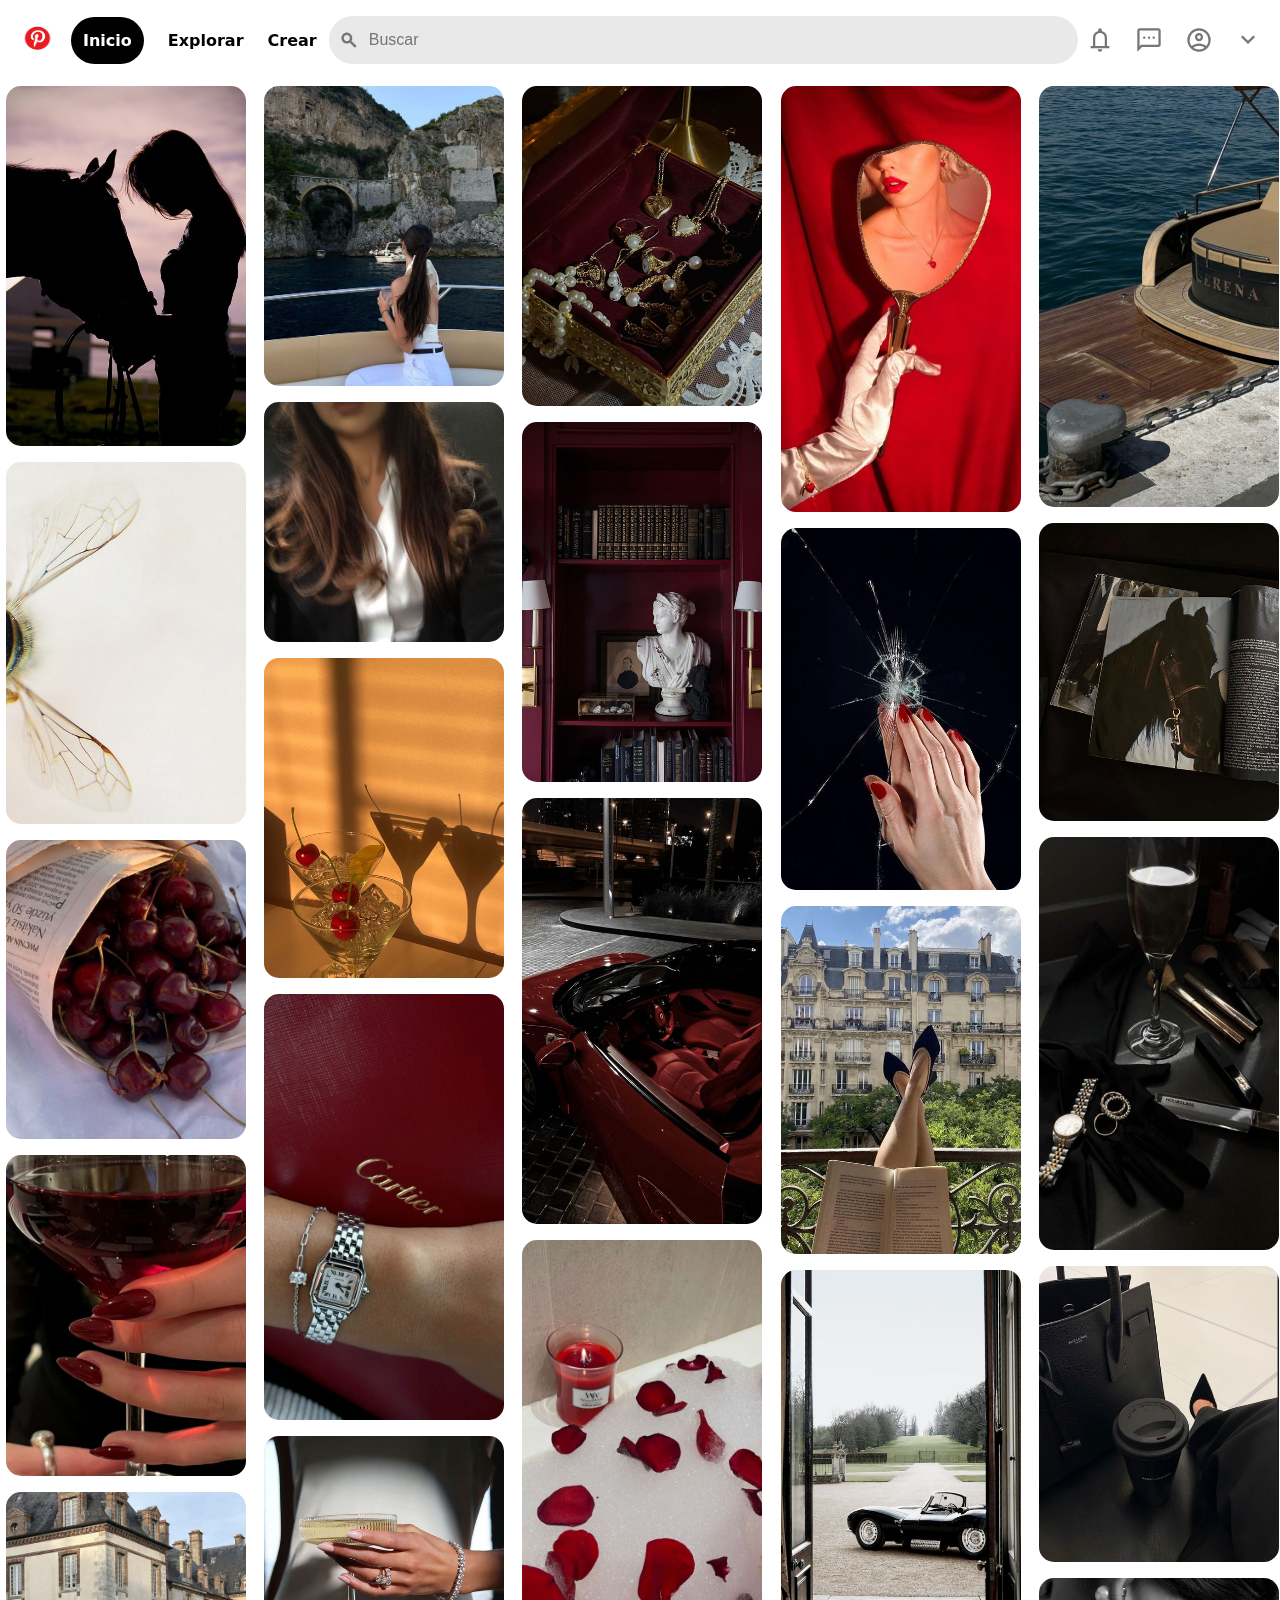
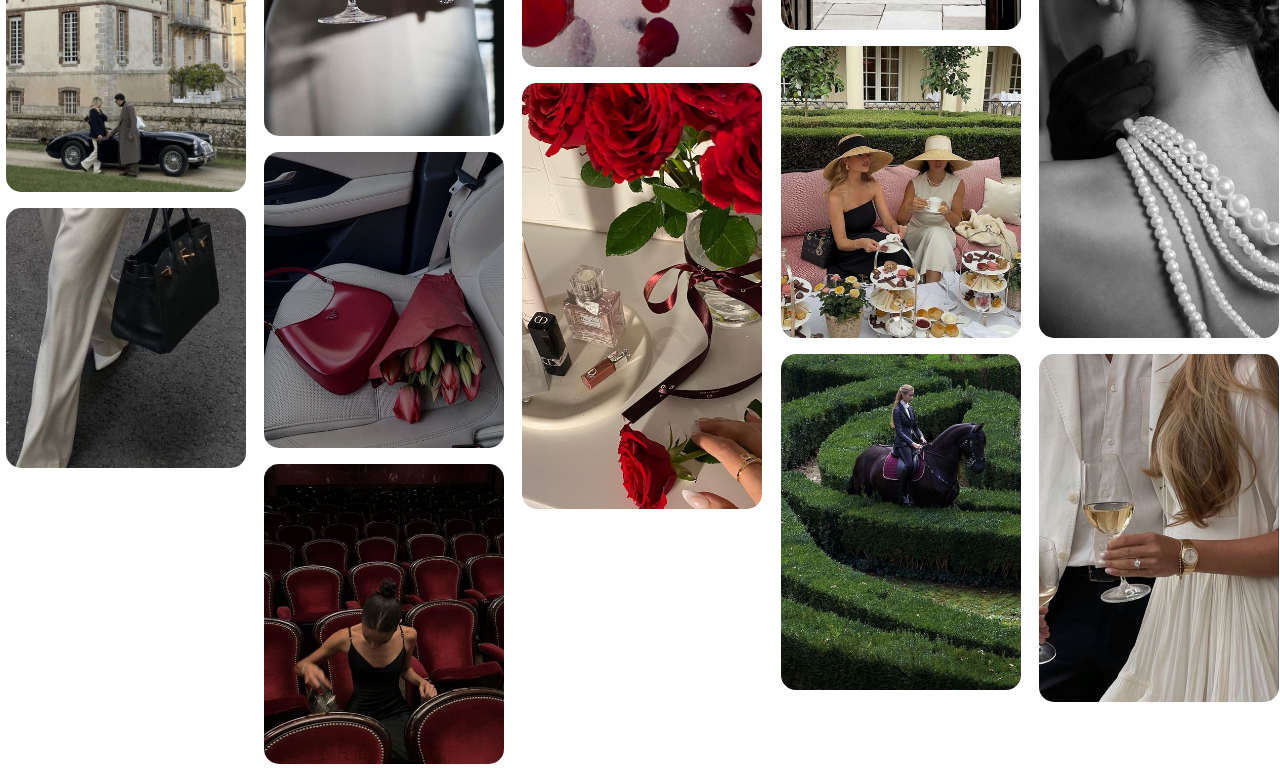
<file: index.html>
<!DOCTYPE html>
<html>
    <head>
        <meta charset="utf-8">
        <meta name="viewport" content="width=device-width, initial-scale=1.0">
        <link rel="stylesheet" href="https://fonts.googleapis.com/css2?family=Material+Symbols+Outlined:opsz,wght,FILL,GRAD@24,400,0,0" />
        <title>Pinterest clon </title>
        <link rel="icon" type="image/x-icon" href="IMAGENES/Pinterest_Icon.png">
        <link rel="stylesheet" href="estilos.css" > 
    </head>
    <body>
        <header>
            <nav>
                <a href="https://mx.pinterest.com/"><img src="IMAGENES/Pinterest_Icon.png" 
                    id="pinterest-icon"></a> 
                    <div class="left-items">
                        <ul class="first">
                            <li><a href="#" id="inicio">Inicio</li></a>
                            <li><a href="#" id="explorar">Explorar</li></a>
                            <li><a href="#" id="crear">Crear</li></a>
                            
                        </ul>
                    </div>
                    <!-- barra de busqueda-->
                    <div class="search">
                        <div class="barra">
                            <div><span class="material-symbols-outlined" id="lupa">search</span></div>
                            <input type="text" placeholder="Buscar" class="finder">
                        </div>                       
                    </div>
                    <!--Iconos a la derecha-->
                    <div class="right-items">
                    <span class="material-symbols-outlined" id="notifications">notifications</span>
                    <span class="material-symbols-outlined" id="message">sms</span>
                    <span class="material-symbols-outlined" id="profile-img"> account_circle</span>
                    <span class="material-symbols-outlined">expand_more</span>
                    </div>
            </nav>
        </header>
        <!-- cards -->
            <main class="contenido">
                <div class="imagenes">

                    <div class="card-image">
                        <img src="IMAGENES/imagen1.jpg" alt="imagen 1" class="img">
                        <button class="button"><a href="#">Guardar</a></button>
                        <span class="material-symbols-outlined oculto-1">upload</span>
                        <span class="material-symbols-outlined oculto-2">more_horiz</span>                        
                    </div>

                    <div class="card-image">
                        <img src="IMAGENES/imagen2.jpg" alt="imagen 2" class="img">
                        <button class="button"><a href="#">Guardar</a></button>
                        <span class="material-symbols-outlined oculto-1">upload</span>
                        <span class="material-symbols-outlined oculto-2">more_horiz</span>                        
                    </div>      

                    <div class="card-image">
                        <img src="IMAGENES/imagen3.jpg" alt="imagen 3" class="img">
                        <button class="button"><a href="#">Guardar</a></button>
                        <span class="material-symbols-outlined oculto-1">upload</span>
                        <span class="material-symbols-outlined oculto-2">more_horiz</span>                        
                    </div>    

                    <div class="card-image">
                        <img src="IMAGENES/imagen4.jpg" alt="imagen 4" class="img">
                        <button class="button"><a href="#">Guardar</a></button>
                        <span class="material-symbols-outlined oculto-1">upload</span>
                        <span class="material-symbols-outlined oculto-2">more_horiz</span>                        
                    </div> 

                    <div class="card-image">
                        <img src="IMAGENES/imagen5.jpg" alt="imagen 5" class="img">
                        <button class="button"><a href="#">Guardar</a></button>
                        <span class="material-symbols-outlined oculto-1">upload</span>
                        <span class="material-symbols-outlined oculto-2">more_horiz</span>                        
                    </div>                     

                    <div class="card-image">
                        <img src="IMAGENES/imagen6.jpg" alt="imagen 6" class="img">
                        <button class="button"><a href="#">Guardar</a></button>
                        <span class="material-symbols-outlined oculto-1">upload</span>
                        <span class="material-symbols-outlined oculto-2">more_horiz</span>                        
                    </div> 
                    <div class="card-image">
                        <img src="IMAGENES/imagen7.jpg" alt="imagen 7" class="img">
                        <button class="button"><a href="#">Guardar</a></button>
                        <span class="material-symbols-outlined oculto-1">upload</span>
                        <span class="material-symbols-outlined oculto-2">more_horiz</span>                        
                    </div>                     
                    <div class="card-image">
                        <img src="IMAGENES/imagen8.jpg" alt="imagen 8" class="img">
                        <button class="button"><a href="#">Guardar</a></button>
                        <span class="material-symbols-outlined oculto-1">upload</span>
                        <span class="material-symbols-outlined oculto-2">more_horiz</span>                        
                    </div> 
                    <div class="card-image">
                        <img src="IMAGENES/imagen9.jpg" alt="imagen 9" class="img">
                        <button class="button"><a href="#">Guardar</a></button>
                        <span class="material-symbols-outlined oculto-1">upload</span>
                        <span class="material-symbols-outlined oculto-2">more_horiz</span>                        
                    </div>    
                    
                    <div class="card-image">
                        <img src="IMAGENES/imagen10.jpg" alt="imagen 10" class="img">
                        <button class="button"><a href="#">Guardar</a></button>
                        <span class="material-symbols-outlined oculto-1">upload</span>
                        <span class="material-symbols-outlined oculto-2">more_horiz</span>                        
                    </div>     
                    
                    <div class="card-image">
                        <img src="IMAGENES/imagen11.jpg" alt="imagen 11" class="img">
                        <button class="button"><a href="#">Guardar</a></button>
                        <span class="material-symbols-outlined oculto-1">upload</span>
                        <span class="material-symbols-outlined oculto-2">more_horiz</span>                        
                    </div>          
                    
                    <div class="card-image">
                        <img src="IMAGENES/imagen12.jpg" alt="imagen 12" class="img">
                        <button class="button"><a href="#">Guardar</a></button>
                        <span class="material-symbols-outlined oculto-1">upload</span>
                        <span class="material-symbols-outlined oculto-2">more_horiz</span>                        
                    </div>    

                    <div class="card-image">
                        <img src="IMAGENES/imagen13.jpg" alt="imagen 13" class="img">
                        <button class="button"><a href="#">Guardar</a></button>
                        <span class="material-symbols-outlined oculto-1">upload</span>
                        <span class="material-symbols-outlined oculto-2">more_horiz</span>                        
                    </div>    
                    
                    <div class="card-image">
                        <img src="IMAGENES/imagen14.jpg" alt="imagen 14" class="img">
                        <button class="button"><a href="#">Guardar</a></button>
                        <span class="material-symbols-outlined oculto-1">upload</span>
                        <span class="material-symbols-outlined oculto-2">more_horiz</span>                        
                    </div>            

                    <div class="card-image">
                        <img src="IMAGENES/imagen15.jpg" alt="imagen 15" class="img">
                        <button class="button"><a href="#">Guardar</a></button>
                        <span class="material-symbols-outlined oculto-1">upload</span>
                        <span class="material-symbols-outlined oculto-2">more_horiz</span>                        
                    </div> 

                    <div class="card-image">
                        <img src="IMAGENES/imagen16.jpg" alt="imagen 16" class="img">
                        <button class="button"><a href="#">Guardar</a></button>
                        <span class="material-symbols-outlined oculto-1">upload</span>
                        <span class="material-symbols-outlined oculto-2">more_horiz</span>                        
                    </div>                     

                    <div class="card-image">
                        <img src="IMAGENES/imagen17.jpg" alt="imagen 17" class="img">
                        <button class="button"><a href="#">Guardar</a></button>
                        <span class="material-symbols-outlined oculto-1">upload</span>
                        <span class="material-symbols-outlined oculto-2">more_horiz</span>                        
                    </div> 

                    <div class="card-image">
                        <img src="IMAGENES/imagen18.jpg" alt="imagen 18" class="img">
                        <button class="button"><a href="#">Guardar</a></button>
                        <span class="material-symbols-outlined oculto-1">upload</span>
                        <span class="material-symbols-outlined oculto-2">more_horiz</span>                        
                    </div>              
                    
                    <div class="card-image">
                        <img src="IMAGENES/imagen19.jpg" alt="imagen 19" class="img">
                        <button class="button"><a href="#">Guardar</a></button>
                        <span class="material-symbols-outlined oculto-1">upload</span>
                        <span class="material-symbols-outlined oculto-2">more_horiz</span>                        
                    </div>    
                    
                    <div class="card-image">
                        <img src="IMAGENES/imagen20.jpg" alt="imagen 20" class="img">
                        <button class="button"><a href="#">Guardar</a></button>
                        <span class="material-symbols-outlined oculto-1">upload</span>
                        <span class="material-symbols-outlined oculto-2">more_horiz</span>                        
                    </div>     

                    <div class="card-image">
                        <img src="IMAGENES/imagen21.jpg" alt="imagen 21" class="img">
                        <button class="button"><a href="#">Guardar</a></button>
                        <span class="material-symbols-outlined oculto-1">upload</span>
                        <span class="material-symbols-outlined oculto-2">more_horiz</span>                        
                    </div>  
 
                    <div class="card-image">
                        <img src="IMAGENES/imagen22.jpg" alt="imagen 22" class="img">
                        <button class="button"><a href="#">Guardar</a></button>
                        <span class="material-symbols-outlined oculto-1">upload</span>
                        <span class="material-symbols-outlined oculto-2">more_horiz</span>                        
                    </div>                                                        

                    <div class="card-image">
                        <img src="IMAGENES/imagen23.jpg" alt="imagen 23" class="img">
                        <button class="button"><a href="#">Guardar</a></button>
                        <span class="material-symbols-outlined oculto-1">upload</span>
                        <span class="material-symbols-outlined oculto-2">more_horiz</span>                        
                    </div> 


                    <div class="card-image">
                        <img src="IMAGENES/imagen24.jpg" alt="imagen 24" class="img">
                        <button class="button"><a href="#">Guardar</a></button>
                        <span class="material-symbols-outlined oculto-1">upload</span>
                        <span class="material-symbols-outlined oculto-2">more_horiz</span>                        
                    </div>                     

                    
                    <div class="card-image">
                        <img src="IMAGENES/imagen25.jpg" alt="imagen 25" class="img">
                        <button class="button"><a href="#">Guardar</a></button>
                        <span class="material-symbols-outlined oculto-1">upload</span>
                        <span class="material-symbols-outlined oculto-2">more_horiz</span>                        
                    </div> 


                    <div class="card-image">
                        <img src="IMAGENES/imagen26.jpg" alt="imagen 26" class="img">
                        <button class="button"><a href="#">Guardar</a></button>
                        <span class="material-symbols-outlined oculto-1">upload</span>
                        <span class="material-symbols-outlined oculto-2">more_horiz</span>                        
                    </div>     
                    
                    <div class="card-image">
                        <img src="IMAGENES/imagen27.jpg" alt="imagen 27" class="img">
                        <button class="button"><a href="#">Guardar</a></button>
                        <span class="material-symbols-outlined oculto-1">upload</span>
                        <span class="material-symbols-outlined oculto-2">more_horiz</span>                        
                    </div>                 

                    <div class="card-image">
                        <img src="IMAGENES/imagen28.jpg" alt="imagen 28" class="img">
                        <button class="button"><a href="#">Guardar</a></button>
                        <span class="material-symbols-outlined oculto-1">upload</span>
                        <span class="material-symbols-outlined oculto-2">more_horiz</span>                        
                    </div> 


                    <div class="card-image">
                        <img src="IMAGENES/imagen29.jpg" alt="imagen 29" class="img">
                        <button class="button"><a href="#">Guardar</a></button>
                        <span class="material-symbols-outlined oculto-1">upload</span>
                        <span class="material-symbols-outlined oculto-2">more_horiz</span>                        
                    </div>                     

                    <div class="card-image">
                        <img src="IMAGENES/imagen30.jpg" alt="imagen 30" class="img">
                        <button class="button"><a href="#">Guardar</a></button>
                        <span class="material-symbols-outlined oculto-1">upload</span>
                        <span class="material-symbols-outlined oculto-2">more_horiz</span>                        
                    </div> 

                </div>
            </main>
    </body>
</html>
</file>
<file: estilos.css>
*{
    padding: 0;
    margin: 0;
}

body{
    background-color: white;
    font-family: system-ui, -apple-system, BlinkMacSystemFont, 'Segoe UI', Roboto, Oxygen, Ubuntu, Cantarell, 'Open Sans', 'Helvetica Neue', sans-serif;
    font-weight: bold;
}
/*Estilos header */

header nav{
    display: flex;
    flex-direction: row;
    justify-content: space-between;
    align-items: center;
    width: 98vw;
    height: 80px;
    font-size: 16px;
    padding: 0px 16px;
    position: fixed;
    z-index: 1;
}
header nav img#pinterest-icon{
    width: 35px;
    height: 32px;
    padding: 4px;
}

header nav img#pinterest-icon:hover{
    background-color: white;
    border-radius: 150px;
}

.first{
    display: flex;
}

.first a{
    text-decoration: none;
    color: black;
}

.first li{
    list-style: none;
    padding: 0px 12px;
}

.first li #inicio{
    background-color: black;
    color: white;
    border-radius: 25px;
    padding: 14px 12px;
}

.first li #crear{
    display: flex;

}

.search{
    flex-grow: 1;
    height: 48px;
    background-color: #E9E9E9;
    border-radius: 30px;
}

.search:hover{
    background-color: #E1E1E1;
}

.search:focus-within{
    border: 4px solid #7FC1FF;
}

.barra{
    display:flex;
    align-items: center;
    height: 48px;
}

#lupa{
    padding: 10px;
    color: #767676;
    font-size: 20px;
    font-weight: bolder;
}

.barra input{
    border:none;
    outline: none;
    background-color: inherit;
    padding: 0px 8px 0px 0px;
    font-size: 16px;
    flex-grow: 1;
}
/*
.right-items{
    padding: 8px;
    color: #767676;
    font-size: 28px;
}
*/
.right-items span{
    padding: 8px;
    color: #767676;
    font-size: 28px;
}

.right-items span:hover{
    background-color: #E9E9E9;
    border-radius: 150px;
}

/*Esstilos card*/

.contenido{
    position: absolute;
    margin-top: 80px;
    padding-right: 5px;


}
.imagenes{
    columns: 5 240px;
    margin: auto;
}

.imagenes .card-image{
    position: relative;
    padding: 6px;
}

.imagenes .card-image img{
    border-radius: 15px;
    min-width: 240px;
    max-width: 240px;
}

.card-image:hover > :first-child{
    filter: brightness(60%);    
}

.card-image:hover > * {
    visibility: visible;
    display: inline;
}

.button {
    position: absolute;
    left: 60%;
    top: 5%;
    padding: 13px 7px;
    background-color: #E60023;
    border-radius: 30px;
    border: none;
    visibility: hidden;
    display: none;
}

.imagenes .card-image button a{
    text-decoration: none;
    color: white;
    font-size: 16px;
    font-weight: bold;
    font-family: system-ui, -apple-system, BlinkMacSystemFont, 'Segoe UI', Roboto, Oxygen, Ubuntu, Cantarell, 'Open Sans', 'Helvetica Neue', sans-serif;

}

.oculto-1{
    position: absolute;
    left: 60%;
    bottom: 8%;
    background-color: white;
    font-size: 30px;
    border-radius: 50px;
    color: black;
    font-weight: bold;
    padding: 4px;
    visibility: hidden;
    display: none;
}
.oculto-2{
    position: absolute;
    left: 78%;
    bottom: 8%;
    background-color: white;
    font-size: 30px;
    border-radius: 50px;
    color: black;
    font-weight: bold;
    padding: 4px;
    visibility: hidden;
    display: none;
}
</file>
